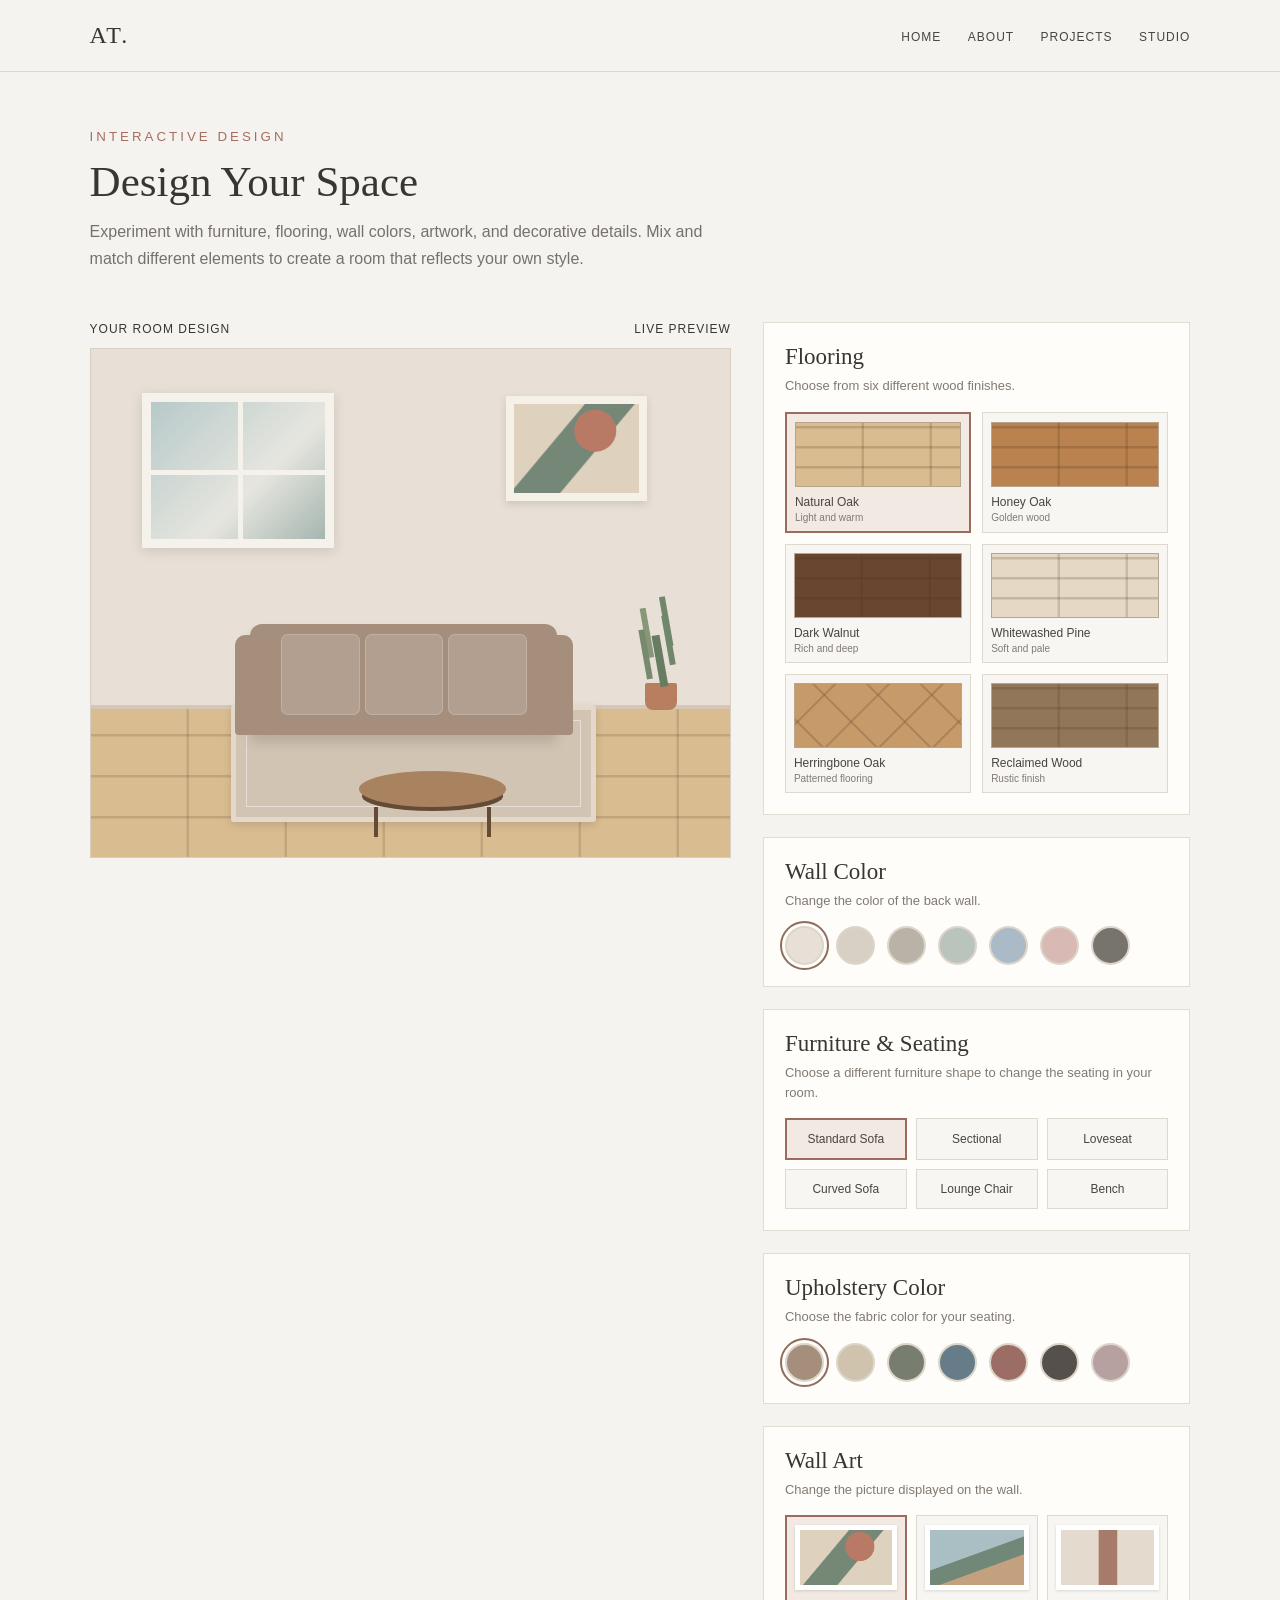
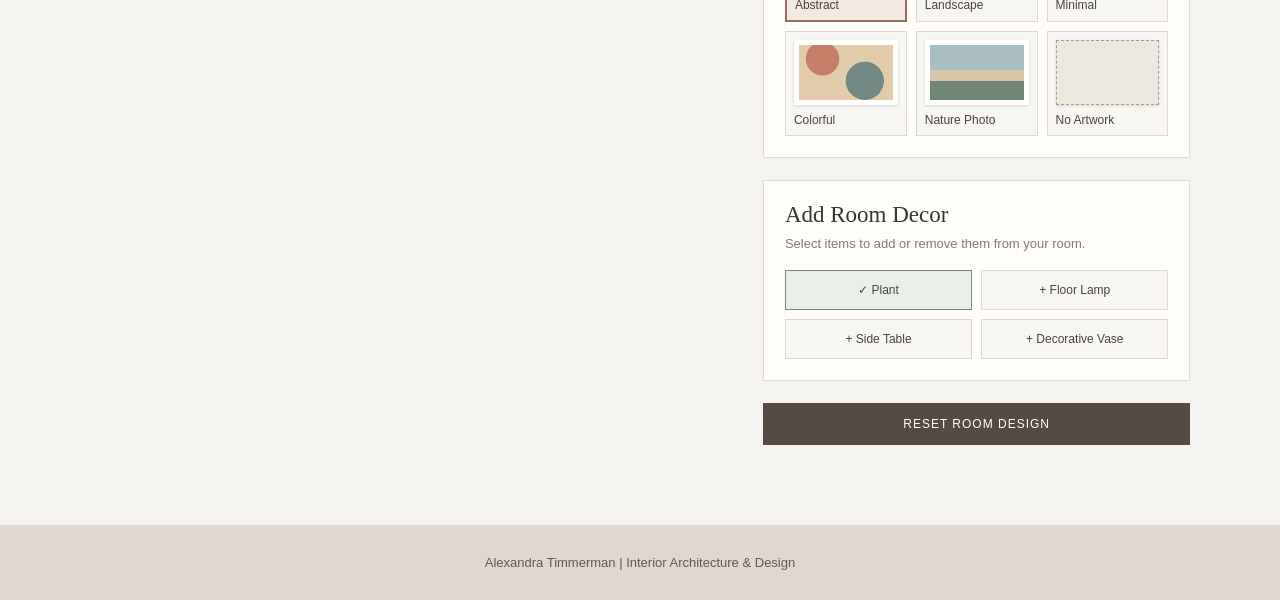
<file: studio.html>
<!DOCTYPE html>
<html lang="en">
<head>
<meta charset="UTF-8">
<meta name="viewport" content="width=device-width, initial-scale=1.0">
<title>Interactive Studio | Alexandra Timmerman</title>
    <meta name="description" content="Experiment with interior design in Alexandra Timmerman's interactive studio. Customize flooring, wall colors, furniture, upholstery, artwork, and room decor.">

<style>
* { box-sizing: border-box; margin: 0; padding: 0; }

body {
    font-family: Arial, sans-serif;
    background: #f5f3ef;
    color: #383632;
}

header {
    padding: 22px 7%;
    display: flex;
    justify-content: space-between;
    align-items: center;
    border-bottom: 1px solid #ddd6ce;
}

.logo {
    font-family: Georgia, serif;
    font-size: 24px;
    letter-spacing: 2px;
}

nav a {
    text-decoration: none;
    color: #49443f;
    margin-left: 22px;
    font-size: 12px;
    letter-spacing: 1px;
    text-transform: uppercase;
}

nav a:hover { color: #a56e61; }

.intro { padding: 55px 7% 30px; }

.intro small {
    color: #a56e61;
    letter-spacing: 3px;
    text-transform: uppercase;
}

.intro h1 {
    font-family: Georgia, serif;
    font-weight: normal;
    font-size: 43px;
    margin: 12px 0;
}

.intro p {
    color: #77716b;
    max-width: 650px;
    line-height: 1.7;
}

.designer {
    display: grid;
    grid-template-columns: minmax(0, 1.2fr) minmax(300px, .8fr);
    gap: 32px;
    padding: 20px 7% 80px;
    align-items: start;
}

.preview-column {
    position: sticky;
    top: 20px;
}

.preview-heading {
    display: flex;
    justify-content: space-between;
    margin-bottom: 12px;
    font-size: 12px;
    letter-spacing: 1px;
}

.room-preview {
    height: 510px;
    position: relative;
    overflow: hidden;
    background: #e9e3da;
    border: 1px solid #d7cfc4;
}

/* WALL */

.back-wall {
    position: absolute;
    inset: 0 0 29% 0;
    background: #e8e0d6;
    transition: background .3s;
}

.window {
    position: absolute;
    top: 12%;
    left: 8%;
    width: 30%;
    height: 43%;
    border: 9px solid #f5f1eb;
    background: linear-gradient(135deg, #b7c9c9, #e6e6df 60%, #a6b5b0);
    box-shadow: 0 3px 12px #00000020;
}

.window:before {
    content: "";
    position: absolute;
    height: 100%;
    width: 5px;
    background: #f5f1eb;
    left: 50%;
}

.window:after {
    content: "";
    position: absolute;
    width: 100%;
    height: 5px;
    background: #f5f1eb;
    top: 50%;
}

/* CHANGEABLE WALL ART */

.art {
    position: absolute;
    top: 13%;
    right: 13%;
    width: 22%;
    height: 29%;
    background: #c8b5a3;
    border: 8px solid #f5f0e8;
    box-shadow: 0 3px 8px #00000020;
    transition: background .3s;
}

.art.abstract {
    background:
        radial-gradient(circle at 65% 30%, #b87965 0 20%, transparent 21%),
        linear-gradient(130deg, transparent 35%, #758777 36% 60%, transparent 61%),
        #ded1bd;
}

.art.landscape {
    background:
        linear-gradient(160deg, transparent 45%, #718778 46% 65%, transparent 66%),
        linear-gradient(20deg, #c4a17e 0 35%, #d7c9ae 36% 55%, #a8b9b5 56%);
}

.art.minimal {
    background:
        linear-gradient(90deg, transparent 40%, #a77b6a 41% 60%, transparent 61%),
        #e4dace;
}

.art.colorful {
    background:
        radial-gradient(circle at 25% 25%, #c77e66 0 20%, transparent 21%),
        radial-gradient(circle at 70% 65%, #728a83 0 25%, transparent 26%),
        #e1cba9;
}

.art.photograph {
    background:
        linear-gradient(180deg, #aabfc3 0 45%, #d8c6a7 46% 65%, #718675 66%);
}

/* FLOORING */

.floor {
    position: absolute;
    bottom: 0;
    width: 100%;
    height: 30%;
    background-color: #d9bd91;
    transition: background .3s;
    overflow: hidden;
    border-top: 4px solid #d6c7b4;
}

.floor:before {
    content: "";
    position: absolute;
    inset: 0;
    background-image:
        repeating-linear-gradient(0deg, transparent 0 38px, #60462b35 39px 41px),
        repeating-linear-gradient(90deg, transparent 0 95px, #60462b30 96px 98px);
}

.floor.honey { background-color: #b9824e; }
.floor.walnut { background-color: #684630; }
.floor.pine { background-color: #e5d9c5; }
.floor.reclaimed { background-color: #92765a; }

.floor.herringbone {
    background-color: #c69a69;
}

.floor.herringbone:before {
    background-image:
        repeating-linear-gradient(45deg, transparent 0 18px, #77533355 19px 20px, transparent 21px 38px),
        repeating-linear-gradient(-45deg, transparent 0 18px, #77533355 19px 20px, transparent 21px 38px);
}

/* RUG */

.rug {
    position: absolute;
    bottom: 7%;
    left: 22%;
    width: 57%;
    height: 23%;
    border-radius: 3px;
    background: #d2c4b2;
    border: 5px solid #e3d8ca;
    box-shadow: 0 3px 8px #00000020;
    z-index: 2;
}

.rug:after {
    content: "";
    position: absolute;
    inset: 10px;
    border: 1px solid #ffffff75;
}

/* FURNITURE BASE */

.sofa {
    position: absolute;
    z-index: 5;
    bottom: 24%;
    left: 25%;
    width: 48%;
    height: 22%;
    background: #a58f7c;
    border-radius: 12px 12px 5px 5px;
    box-shadow: 0 8px 12px #00000020;
    transition: all .3s;
}

.sofa:before,
.sofa:after {
    content: "";
    position: absolute;
    bottom: 0;
    width: 13%;
    height: 90%;
    background: inherit;
    border-radius: 10px 10px 4px 4px;
}

.sofa:before { left: -5%; }
.sofa:after { right: -5%; }

.sofa-cushions {
    position: absolute;
    inset: 9% 10% 18%;
    display: flex;
    gap: 5px;
}

.sofa-cushions span {
    flex: 1;
    border-radius: 7px;
    background: #ffffff25;
    border: 1px solid #ffffff30;
}

/* DIFFERENT SEATING SHAPES */

.sofa.sectional {
    width: 43%;
    height: 23%;
    left: 27%;
    border-radius: 12px 12px 4px 4px;
    box-shadow: 0 8px 12px #00000020, 95px 30px 0 -3px #a58f7c;
}

.sofa.sectional:after {
    right: -8%;
    width: 18%;
}

.sofa.loveseat {
    width: 34%;
    left: 32%;
    height: 21%;
}

.sofa.loveseat .sofa-cushions span:nth-child(3) {
    display: none;
}

.sofa.curved {
    width: 50%;
    left: 24%;
    height: 20%;
    border-radius: 50% 50% 12px 12px;
}

.sofa.curved:before,
.sofa.curved:after {
    width: 12%;
    height: 65%;
    border-radius: 50%;
}

.sofa.chair {
    width: 23%;
    left: 39%;
    height: 25%;
    border-radius: 15px 15px 5px 5px;
}

.sofa.chair .sofa-cushions span:nth-child(2),
.sofa.chair .sofa-cushions span:nth-child(3) {
    display: none;
}

.sofa.bench {
    width: 42%;
    left: 28%;
    height: 12%;
    border-radius: 6px;
}

.sofa.bench:before,
.sofa.bench:after {
    height: 45%;
    bottom: -30%;
    width: 5%;
    background: #725a45;
}

/* COFFEE TABLE */

.table {
    position: absolute;
    bottom: 10%;
    left: 42%;
    width: 23%;
    height: 7%;
    background: #a98260;
    border-radius: 50%;
    z-index: 6;
    box-shadow: 0 7px 0 -3px #654b35;
}

.table:after {
    content: "";
    position: absolute;
    left: 10%;
    right: 10%;
    bottom: -30px;
    height: 30px;
    border-left: 4px solid #654b35;
    border-right: 4px solid #654b35;
}

/* DECOR ITEMS */

.decor {
    position: absolute;
    z-index: 7;
}

.decor.plant {
    bottom: 29%;
    right: 7%;
    width: 48px;
    height: 80px;
}

.plant:before {
    content: "";
    position: absolute;
    bottom: 0;
    left: 8px;
    width: 32px;
    height: 27px;
    background: #b77f60;
    border-radius: 2px 2px 8px 8px;
}

.plant:after {
    content: "";
    position: absolute;
    left: 19px;
    bottom: 23px;
    width: 8px;
    height: 52px;
    background: #687c62;
    transform: rotate(-10deg);
    box-shadow: -13px -9px 0 -1px #788a6d,
                12px -19px 0 -1px #71876b,
                -8px -30px 0 -1px #879778,
                13px -38px 0 -1px #71876b;
}

.decor.lamp {
    bottom: 28%;
    left: 10%;
    width: 45px;
    height: 110px;
}

.lamp:before {
    content: "";
    position: absolute;
    bottom: 0;
    left: 19px;
    height: 75px;
    width: 5px;
    background: #776b5d;
}

.lamp:after {
    content: "";
    position: absolute;
    top: 0;
    left: 3px;
    width: 38px;
    height: 35px;
    background: #e5d3ac;
    border-radius: 50% 50% 5px 5px;
    border: 2px solid #b6a083;
}

.decor.side-table {
    bottom: 28%;
    right: 26%;
    width: 48px;
    height: 45px;
    background: #9d7958;
    border-radius: 5px;
}

.side-table:before {
    content: "";
    position: absolute;
    width: 5px;
    height: 30px;
    bottom: -28px;
    left: 7px;
    background: #725a45;
    box-shadow: 29px 0 #725a45;
}

.decor.vase {
    bottom: 29%;
    left: 18%;
    width: 27px;
    height: 42px;
    background: #b58c78;
    border-radius: 40% 40% 30% 30%;
}

.vase:before {
    content: "";
    position: absolute;
    top: -9px;
    left: 8px;
    width: 11px;
    height: 12px;
    background: #b58c78;
}

/* CONTROLS */

.controls {
    display: flex;
    flex-direction: column;
    gap: 22px;
}

.control-section {
    background: #fffdfa;
    padding: 21px;
    border: 1px solid #e2dcd3;
}

.control-section h2 {
    font-family: Georgia, serif;
    font-weight: normal;
    font-size: 23px;
    margin-bottom: 6px;
}

.control-section p {
    color: #817a72;
    font-size: 13px;
    margin-bottom: 16px;
    line-height: 1.5;
}

.option-grid {
    display: grid;
    grid-template-columns: repeat(2, 1fr);
    gap: 11px;
}

.option-card {
    border: 1px solid #ded8cf;
    background: #f8f6f2;
    padding: 8px;
    cursor: pointer;
    text-align: left;
    color: #49443f;
}

.option-card:hover { border-color: #a56e61; }

.option-card.selected {
    border: 2px solid #9a6b5e;
    background: #f1e9e2;
}

.option-card span {
    display: block;
    font-size: 12px;
    margin-top: 8px;
}

.option-card small {
    display: block;
    font-size: 10px;
    color: #817a72;
    margin-top: 3px;
}

/* WOOD SAMPLES */

.floor-sample {
    height: 65px;
    border: 1px solid #b8a58f;
    position: relative;
    overflow: hidden;
    background-image:
        repeating-linear-gradient(0deg, transparent 0 17px, #4b321b35 18px 20px),
        repeating-linear-gradient(90deg, transparent 0 65px, #4b321b30 66px 68px);
}

.light-oak { background-color: #d9bd91; }
.honey-oak { background-color: #b9824e; }
.dark-walnut { background-color: #684630; }
.white-pine { background-color: #e5d9c5; }
.reclaimed { background-color: #92765a; }
.herringbone {
    background-color: #c69a69;
    background-image:
        repeating-linear-gradient(45deg, transparent 0 18px, #77533355 19px 20px, transparent 21px 38px),
        repeating-linear-gradient(-45deg, transparent 0 18px, #77533355 19px 20px, transparent 21px 38px);
}

/* COLOR OPTIONS */

.color-grid {
    display: flex;
    flex-wrap: wrap;
    gap: 12px;
}

.color-option {
    width: 39px;
    height: 39px;
    border-radius: 50%;
    border: 2px solid #ddd5ca;
    cursor: pointer;
}

.color-option.selected {
    outline: 2px solid #8e6d5d;
    outline-offset: 3px;
}

/* SEATING AND ART BUTTONS */

.seating-grid {
    display: grid;
    grid-template-columns: repeat(3, 1fr);
    gap: 9px;
}

.seating-option,
.art-option,
.decor-option {
    padding: 12px 7px;
    border: 1px solid #ded8cf;
    background: #f8f6f2;
    cursor: pointer;
    color: #49443f;
    font-size: 12px;
}

.seating-option.selected,
.art-option.selected,
.decor-option.selected {
    border: 2px solid #9a6b5e;
    background: #f1e9e2;
}

.art-grid {
    display: grid;
    grid-template-columns: repeat(3, 1fr);
    gap: 9px;
}

.art-preview {
    height: 65px;
    margin-bottom: 7px;
    border: 5px solid white;
    box-shadow: 0 1px 3px #0002;
}

.art-preview.abstract {
    background:
        radial-gradient(circle at 65% 30%, #b87965 0 20%, transparent 21%),
        linear-gradient(130deg, transparent 35%, #758777 36% 60%, transparent 61%),
        #ded1bd;
}

.art-preview.landscape {
    background: linear-gradient(160deg, #aabfc3 0 45%, #718778 46% 65%, #c4a17e 66%);
}

.art-preview.minimal {
    background: linear-gradient(90deg, #e4dace 40%, #a77b6a 41% 60%, #e4dace 61%);
}

.art-preview.colorful {
    background:
        radial-gradient(circle at 25% 25%, #c77e66 0 20%, transparent 21%),
        radial-gradient(circle at 70% 65%, #728a83 0 25%, transparent 26%),
        #e1cba9;
}

.art-preview.photograph {
    background: linear-gradient(180deg, #aabfc3 0 45%, #d8c6a7 46% 65%, #718675 66%);
}

.art-preview.none {
    background: #eee9e0;
    border: 1px dashed #a99c8e;
}

.decor-grid {
    display: grid;
    grid-template-columns: repeat(2, 1fr);
    gap: 9px;
}

.decor-option.active {
    background: #e9eee6;
    border-color: #778b75;
}

.reset-button {
    padding: 14px;
    border: none;
    background: #554b43;
    color: white;
    cursor: pointer;
    letter-spacing: 1px;
    text-transform: uppercase;
    font-size: 12px;
}

.reset-button:hover { background: #8e6558; }

footer {
    background: #ded8d0;
    text-align: center;
    padding: 30px;
    font-size: 13px;
    color: #625a52;
}

@media(max-width: 850px) {
    .designer { grid-template-columns: 1fr; }
    .preview-column { position: relative; }
}

@media(max-width: 600px) {
    header { flex-direction: column; gap: 15px; }
    nav a { margin: 0 7px; font-size: 10px; }
    .room-preview { height: 370px; }
    .intro h1 { font-size: 35px; }
}
</style>
</head>

<body>

<header>
    <div class="logo">AT.</div>
    <nav>
        <a href="index.html">Home</a>
        <a href="about.html">About</a>
        <a href="projects.html">Projects</a>
        <a href="studio.html">Studio</a>
    </nav>
</header>

<section class="intro">
    <small>Interactive Design</small>
    <h1>Design Your Space</h1>
    <p>
        Experiment with furniture, flooring, wall colors, artwork,
        and decorative details. Mix and match different elements
        to create a room that reflects your own style.
    </p>
</section>

<main class="designer">

    <!-- ROOM PREVIEW -->

    <div class="preview-column">
        <div class="preview-heading">
            <span>YOUR ROOM DESIGN</span>
            <span>LIVE PREVIEW</span>
        </div>

        <div class="room-preview"
     role="img"
     aria-label="Interactive room preview showing customizable flooring, wall color, artwork, seating, and decorative furniture">

            <div class="back-wall" id="backWall">
                <div class="window"></div>
                <div class="art abstract" id="wallArt"></div>
            </div>

            <div class="floor" id="roomFloor"></div>
            <div class="rug"></div>

            <div class="sofa" id="roomSofa">
                <div class="sofa-cushions">
                    <span></span>
                    <span></span>
                    <span></span>
                </div>
            </div>

            <div class="table"></div>

            <!-- DECOR ITEMS -->

            <div class="decor plant" id="plant"></div>
            <div class="decor lamp" id="lamp" hidden></div>
            <div class="decor side-table" id="sideTable" hidden></div>
            <div class="decor vase" id="vase" hidden></div>

        </div>
    </div>

    <!-- DESIGN OPTIONS -->

    <div class="controls">

        <section class="control-section">
            <h2>Flooring</h2>
            <p>Choose from six different wood finishes.</p>

            <div class="option-grid">
                <button class="option-card selected" data-floor="light">
                    <div class="floor-sample light-oak"></div>
                    <span>Natural Oak</span>
                    <small>Light and warm</small>
                </button>

                <button class="option-card" data-floor="honey">
                    <div class="floor-sample honey-oak"></div>
                    <span>Honey Oak</span>
                    <small>Golden wood</small>
                </button>

                <button class="option-card" data-floor="walnut">
                    <div class="floor-sample dark-walnut"></div>
                    <span>Dark Walnut</span>
                    <small>Rich and deep</small>
                </button>

                <button class="option-card" data-floor="pine">
                    <div class="floor-sample white-pine"></div>
                    <span>Whitewashed Pine</span>
                    <small>Soft and pale</small>
                </button>

                <button class="option-card" data-floor="herringbone">
                    <div class="floor-sample herringbone"></div>
                    <span>Herringbone Oak</span>
                    <small>Patterned flooring</small>
                </button>

                <button class="option-card" data-floor="reclaimed">
                    <div class="floor-sample reclaimed"></div>
                    <span>Reclaimed Wood</span>
                    <small>Rustic finish</small>
                </button>
            </div>
        </section>

        <section class="control-section">
            <h2>Wall Color</h2>
            <p>Change the color of the back wall.</p>
            <div class="color-grid">
                <button class="color-option selected" data-wall="#e8e0d6" style="background:#e8e0d6" title="Warm White"></button>
                <button class="color-option" data-wall="#d8d0c4" style="background:#d8d0c4" title="Sand"></button>
                <button class="color-option" data-wall="#b9b2a6" style="background:#b9b2a6" title="Greige"></button>
                <button class="color-option" data-wall="#b8c4bc" style="background:#b8c4bc" title="Sage"></button>
                <button class="color-option" data-wall="#aabac7" style="background:#aabac7" title="Blue Gray"></button>
                <button class="color-option" data-wall="#d8b9b3" style="background:#d8b9b3" title="Dusty Rose"></button>
                <button class="color-option" data-wall="#77736d" style="background:#77736d" title="Charcoal"></button>
            </div>
        </section>

        <section class="control-section">
            <h2>Furniture & Seating</h2>
            <p>Choose a different furniture shape to change the seating in your room.</p>

            <div class="seating-grid">
                <button class="seating-option selected" data-seating="sofa">Standard Sofa</button>
                <button class="seating-option" data-seating="sectional">Sectional</button>
                <button class="seating-option" data-seating="loveseat">Loveseat</button>
                <button class="seating-option" data-seating="curved">Curved Sofa</button>
                <button class="seating-option" data-seating="chair">Lounge Chair</button>
                <button class="seating-option" data-seating="bench">Bench</button>
            </div>
        </section>

        <section class="control-section">
            <h2>Upholstery Color</h2>
            <p>Choose the fabric color for your seating.</p>

            <div class="color-grid">
                <button class="color-option selected" data-sofa="#a58f7c" style="background:#a58f7c" title="Beige"></button>
                <button class="color-option" data-sofa="#d0c3ae" style="background:#d0c3ae" title="Cream"></button>
                <button class="color-option" data-sofa="#777e70" style="background:#777e70" title="Sage"></button>
                <button class="color-option" data-sofa="#667c88" style="background:#667c88" title="Blue Gray"></button>
                <button class="color-option" data-sofa="#9c6d65" style="background:#9c6d65" title="Terracotta"></button>
                <button class="color-option" data-sofa="#55504c" style="background:#55504c" title="Charcoal"></button>
                <button class="color-option" data-sofa="#b6a1a0" style="background:#b6a1a0" title="Dusty Rose"></button>
            </div>
        </section>

        <section class="control-section">
            <h2>Wall Art</h2>
            <p>Change the picture displayed on the wall.</p>

            <div class="art-grid">
                <button class="option-card selected" data-art="abstract">
                    <div class="art-preview abstract"></div>
                    <span>Abstract</span>
                </button>

                <button class="option-card" data-art="landscape">
                    <div class="art-preview landscape"></div>
                    <span>Landscape</span>
                </button>

                <button class="option-card" data-art="minimal">
                    <div class="art-preview minimal"></div>
                    <span>Minimal</span>
                </button>

                <button class="option-card" data-art="colorful">
                    <div class="art-preview colorful"></div>
                    <span>Colorful</span>
                </button>

                <button class="option-card" data-art="photograph">
                    <div class="art-preview photograph"></div>
                    <span>Nature Photo</span>
                </button>

                <button class="option-card" data-art="none">
                    <div class="art-preview none"></div>
                    <span>No Artwork</span>
                </button>
            </div>
        </section>

        <section class="control-section">
            <h2>Add Room Decor</h2>
            <p>Select items to add or remove them from your room.</p>

            <div class="decor-grid">
                <button class="decor-option active" data-decor="plant">✓ Plant</button>
                <button class="decor-option" data-decor="lamp">+ Floor Lamp</button>
                <button class="decor-option" data-decor="sideTable">+ Side Table</button>
                <button class="decor-option" data-decor="vase">+ Decorative Vase</button>
            </div>
        </section>

        <button class="reset-button" id="resetRoom">Reset Room Design</button>

    </div>
</main>

<footer>
    Alexandra Timmerman | Interior Architecture & Design
</footer>

<script>
const roomSofa = document.getElementById("roomSofa");
const roomFloor = document.getElementById("roomFloor");
const backWall = document.getElementById("backWall");
const wallArt = document.getElementById("wallArt");

let currentSeatColor = "#a58f7c";

function selectOne(selector, selected) {
    document.querySelectorAll(selector).forEach(button => {
        button.classList.toggle("selected", button === selected);
    });
}

/* FLOORING */

document.querySelectorAll("[data-floor]").forEach(button => {
    button.addEventListener("click", () => {
        roomFloor.className = "floor";
        if (button.dataset.floor !== "light") {
            roomFloor.classList.add(button.dataset.floor);
        }
        selectOne("[data-floor]", button);
    });
});

/* WALL COLORS */

document.querySelectorAll("[data-wall]").forEach(button => {
    button.addEventListener("click", () => {
        backWall.style.backgroundColor = button.dataset.wall;
        selectOne("[data-wall]", button);
    });
});

/* SEATING SHAPES */

document.querySelectorAll("[data-seating]").forEach(button => {
    button.addEventListener("click", () => {
        const shape = button.dataset.seating;

        roomSofa.className = "sofa " + shape;
        roomSofa.style.backgroundColor = currentSeatColor;

        selectOne("[data-seating]", button);
    });
});

/* UPHOLSTERY */

document.querySelectorAll("[data-sofa]").forEach(button => {
    button.addEventListener("click", () => {
        currentSeatColor = button.dataset.sofa;
        roomSofa.style.backgroundColor = currentSeatColor;
        selectOne("[data-sofa]", button);
    });
});

/* WALL ART */

document.querySelectorAll("[data-art]").forEach(button => {
    button.addEventListener("click", () => {
        const art = button.dataset.art;

        wallArt.className = "art " + art;
        wallArt.style.display = art === "none" ? "none" : "block";

        selectOne("[data-art]", button);
    });
});

/* ADD OR REMOVE DECOR */

document.querySelectorAll("[data-decor]").forEach(button => {
    button.addEventListener("click", () => {
        const itemName = button.dataset.decor;
        const item = document.getElementById(itemName);

        item.hidden = !item.hidden;

        button.classList.toggle("active", !item.hidden);
        button.textContent = item.hidden
            ? "+ " + button.textContent.replace("✓ ", "").replace("+ ", "")
            : "✓ " + button.textContent.replace("✓ ", "").replace("+ ", "");
    });
});

/* RESET EVERYTHING */

document.getElementById("resetRoom").addEventListener("click", () => {

    roomSofa.className = "sofa";
    currentSeatColor = "#a58f7c";
    roomSofa.style.backgroundColor = currentSeatColor;

    roomFloor.className = "floor";
    backWall.style.backgroundColor = "#e8e0d6";

    wallArt.className = "art abstract";
    wallArt.style.display = "block";

    document.querySelectorAll("[data-floor]").forEach(button =>
        button.classList.toggle("selected", button.dataset.floor === "light")
    );

    document.querySelectorAll("[data-wall]").forEach(button =>
        button.classList.toggle("selected", button.dataset.wall === "#e8e0d6")
    );

    document.querySelectorAll("[data-seating]").forEach(button =>
        button.classList.toggle("selected", button.dataset.seating === "sofa")
    );

    document.querySelectorAll("[data-sofa]").forEach(button =>
        button.classList.toggle("selected", button.dataset.sofa === "#a58f7c")
    );

    document.querySelectorAll("[data-art]").forEach(button =>
        button.classList.toggle("selected", button.dataset.art === "abstract")
    );

    document.querySelectorAll("[data-decor]").forEach(button => {
        const item = document.getElementById(button.dataset.decor);
        const isPlant = button.dataset.decor === "plant";

        item.hidden = !isPlant;
        button.classList.toggle("active", isPlant);

        const label = button.dataset.decor === "sideTable"
            ? "Side Table"
            : button.dataset.decor === "lamp"
            ? "Floor Lamp"
            : button.dataset.decor === "vase"
            ? "Decorative Vase"
            : "Plant";

        button.textContent = isPlant ? "✓ " + label : "+ " + label;
    });
});
</script>

</body>
</html>
</file>
